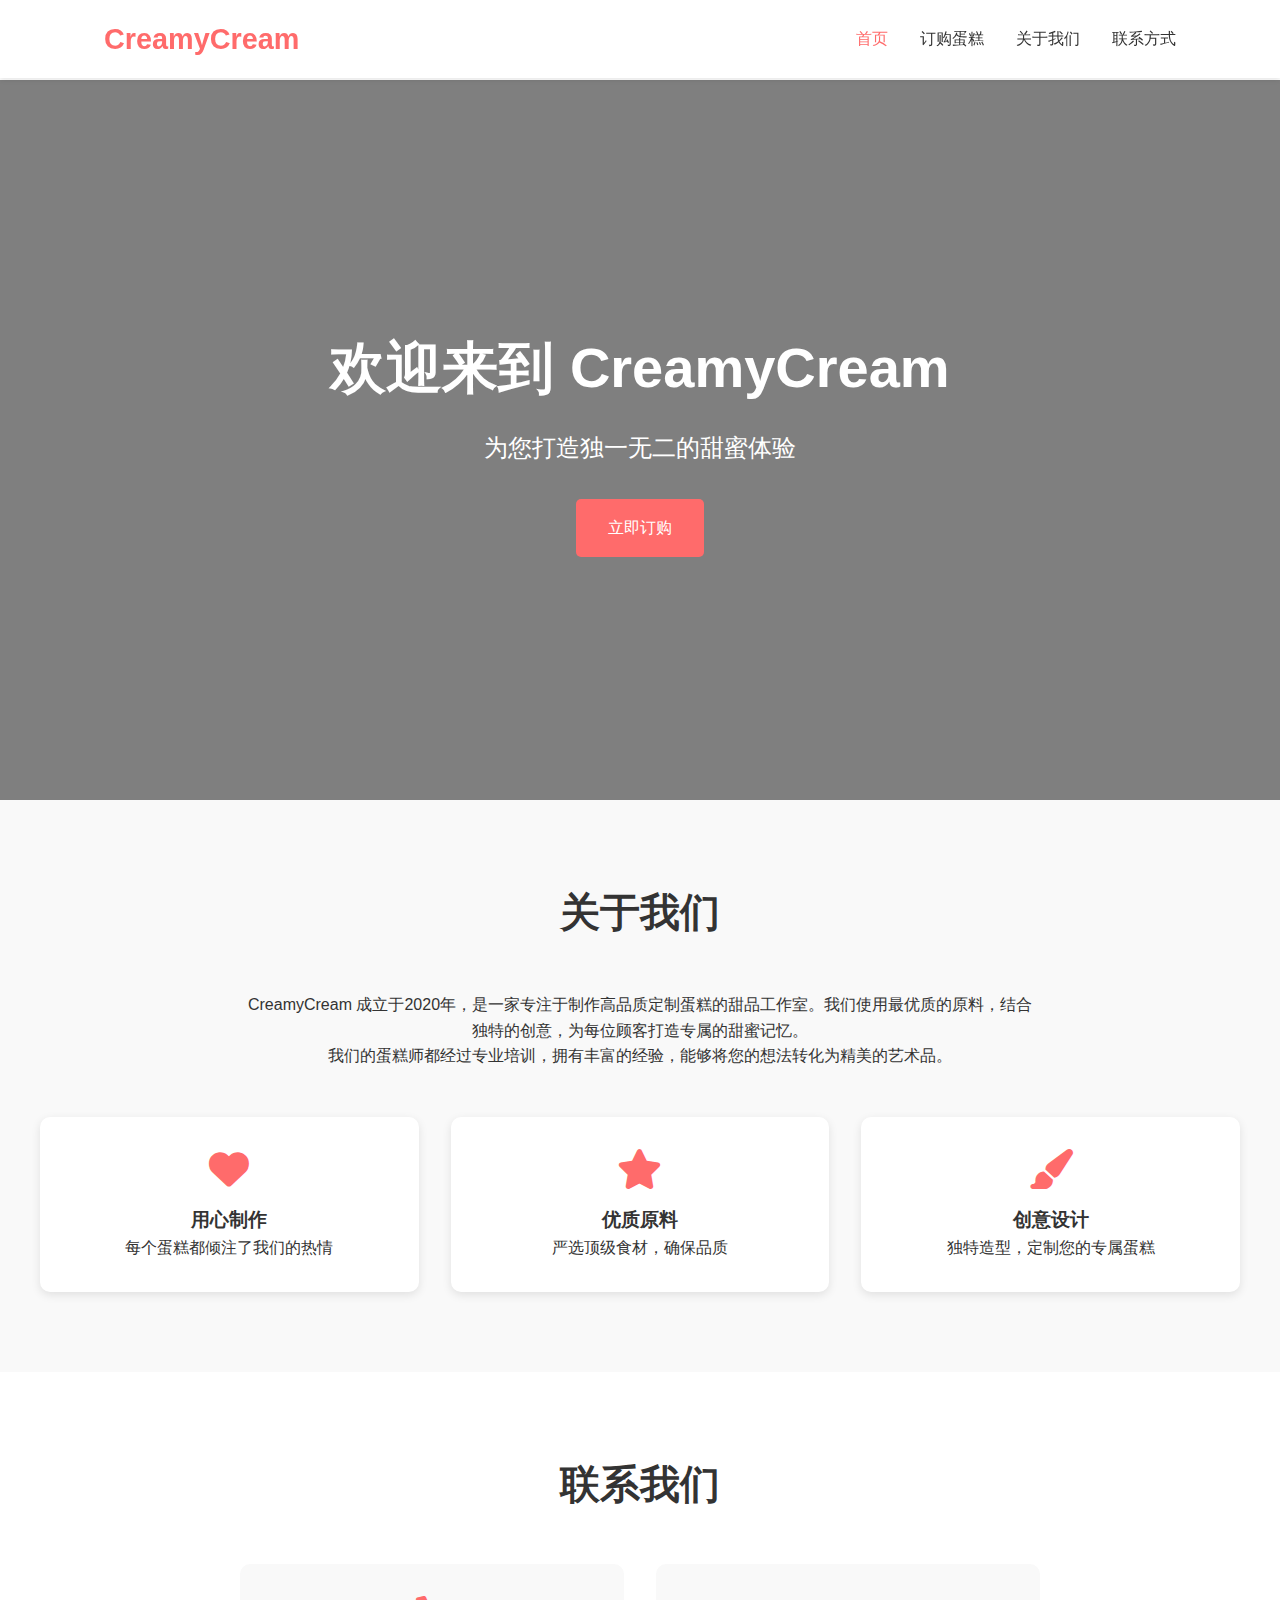
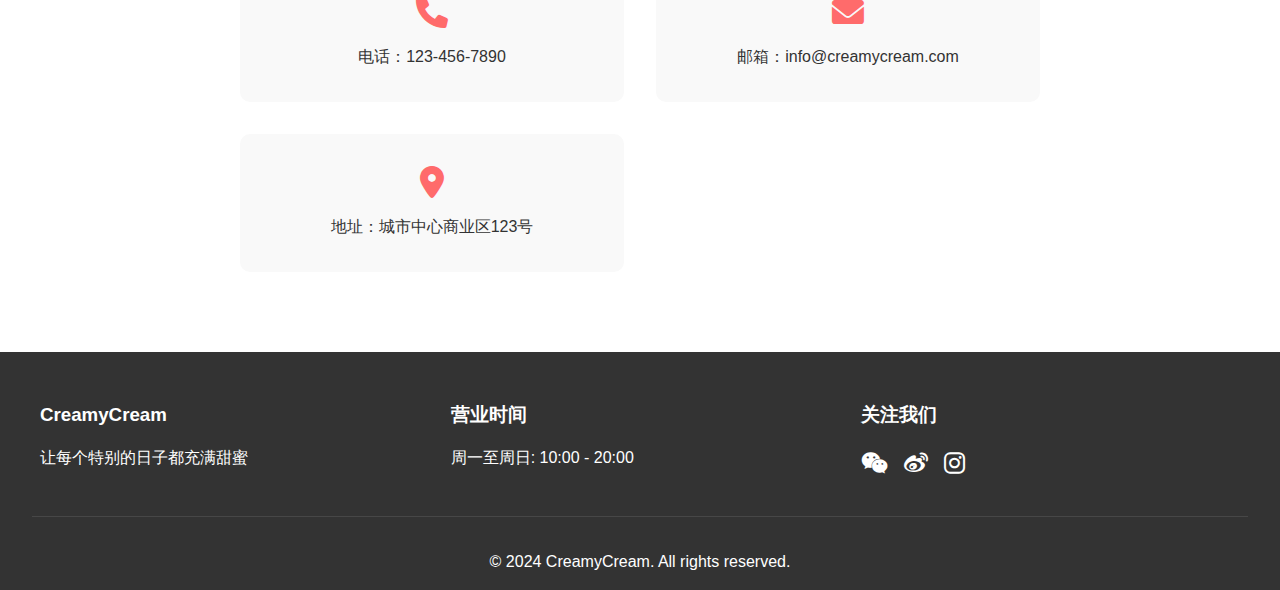
<file: index.html>
<!DOCTYPE html>
<html lang="zh">
<head>
    <meta charset="UTF-8">
    <meta name="viewport" content="width=device-width, initial-scale=1.0">
    <title>CreamyCream - 精致蛋糕定制</title>
    <link rel="stylesheet" href="styles.css">
    <link rel="stylesheet" href="https://cdnjs.cloudflare.com/ajax/libs/font-awesome/6.0.0/css/all.min.css">
</head>
<body>
    <header>
        <nav>
            <div class="logo">CreamyCream</div>
            <ul class="nav-links">
                <li><a href="index.html" class="active">首页</a></li>
                <li><a href="order.html">订购蛋糕</a></li>
                <li><a href="#about">关于我们</a></li>
                <li><a href="#contact">联系方式</a></li>
            </ul>
        </nav>
    </header>

    <main>
        <section class="hero">
            <div class="hero-content">
                <h1>欢迎来到 CreamyCream</h1>
                <p>为您打造独一无二的甜蜜体验</p>
                <a href="order.html" class="cta-button">立即订购</a>
            </div>
        </section>

        <section id="about" class="about">
            <h2>关于我们</h2>
            <div class="about-content">
                <div class="about-text">
                    <p>CreamyCream 成立于2020年，是一家专注于制作高品质定制蛋糕的甜品工作室。我们使用最优质的原料，结合独特的创意，为每位顾客打造专属的甜蜜记忆。</p>
                    <p>我们的蛋糕师都经过专业培训，拥有丰富的经验，能够将您的想法转化为精美的艺术品。</p>
                </div>
                <div class="about-features">
                    <div class="feature">
                        <i class="fas fa-heart"></i>
                        <h3>用心制作</h3>
                        <p>每个蛋糕都倾注了我们的热情</p>
                    </div>
                    <div class="feature">
                        <i class="fas fa-star"></i>
                        <h3>优质原料</h3>
                        <p>严选顶级食材，确保品质</p>
                    </div>
                    <div class="feature">
                        <i class="fas fa-paint-brush"></i>
                        <h3>创意设计</h3>
                        <p>独特造型，定制您的专属蛋糕</p>
                    </div>
                </div>
            </div>
        </section>

        <section id="contact" class="contact">
            <h2>联系我们</h2>
            <div class="contact-content">
                <div class="contact-info">
                    <div class="info-item">
                        <i class="fas fa-phone"></i>
                        <p>电话：123-456-7890</p>
                    </div>
                    <div class="info-item">
                        <i class="fas fa-envelope"></i>
                        <p>邮箱：info@creamycream.com</p>
                    </div>
                    <div class="info-item">
                        <i class="fas fa-map-marker-alt"></i>
                        <p>地址：城市中心商业区123号</p>
                    </div>
                </div>
            </div>
        </section>
    </main>

    <footer>
        <div class="footer-content">
            <div class="footer-section">
                <h3>CreamyCream</h3>
                <p>让每个特别的日子都充满甜蜜</p>
            </div>
            <div class="footer-section">
                <h3>营业时间</h3>
                <p>周一至周日: 10:00 - 20:00</p>
            </div>
            <div class="footer-section">
                <h3>关注我们</h3>
                <div class="social-links">
                    <a href="#"><i class="fab fa-weixin"></i></a>
                    <a href="#"><i class="fab fa-weibo"></i></a>
                    <a href="#"><i class="fab fa-instagram"></i></a>
                </div>
            </div>
        </div>
        <div class="footer-bottom">
            <p>&copy; 2024 CreamyCream. All rights reserved.</p>
        </div>
    </footer>

    <script src="script.js"></script>
</body>
</html>
</file>
<file: styles.css>
/* 全局样式 */
* {
    margin: 0;
    padding: 0;
    box-sizing: border-box;
}

body {
    font-family: 'Arial', sans-serif;
    line-height: 1.6;
    color: #333;
}

/* 导航栏样式 */
header {
    background-color: #fff;
    box-shadow: 0 2px 5px rgba(0,0,0,0.1);
    position: fixed;
    width: 100%;
    top: 0;
    z-index: 1000;
}

nav {
    display: flex;
    justify-content: space-between;
    align-items: center;
    padding: 1rem 5%;
    max-width: 1200px;
    margin: 0 auto;
}

.logo {
    font-size: 1.8rem;
    font-weight: bold;
    color: #ff6b6b;
}

.nav-links {
    display: flex;
    list-style: none;
}

.nav-links li {
    margin-left: 2rem;
}

.nav-links a {
    text-decoration: none;
    color: #333;
    font-weight: 500;
    transition: color 0.3s ease;
}

.nav-links a:hover,
.nav-links a.active {
    color: #ff6b6b;
}

/* 主要内容区域 */
main {
    margin-top: 80px;
}

/* 英雄区域样式 */
.hero {
    background: linear-gradient(rgba(0,0,0,0.5), rgba(0,0,0,0.5)), url('https://images.unsplash.com/photo-1578985545062-69928b1d9587?ixlib=rb-1.2.1&auto=format&fit=crop&w=1350&q=80');
    background-size: cover;
    background-position: center;
    height: 80vh;
    display: flex;
    align-items: center;
    justify-content: center;
    text-align: center;
    color: white;
}

.hero-content {
    max-width: 800px;
    padding: 2rem;
}

.hero h1 {
    font-size: 3.5rem;
    margin-bottom: 1rem;
}

.hero p {
    font-size: 1.5rem;
    margin-bottom: 2rem;
}

.cta-button {
    display: inline-block;
    padding: 1rem 2rem;
    background-color: #ff6b6b;
    color: white;
    text-decoration: none;
    border-radius: 5px;
    transition: background-color 0.3s ease;
}

.cta-button:hover {
    background-color: #ff5252;
}

/* 关于我们部分 */
.about {
    padding: 5rem 2rem;
    background-color: #f9f9f9;
}

.about h2 {
    text-align: center;
    margin-bottom: 3rem;
    font-size: 2.5rem;
}

.about-content {
    max-width: 1200px;
    margin: 0 auto;
}

.about-text {
    text-align: center;
    max-width: 800px;
    margin: 0 auto 3rem;
}

.about-features {
    display: grid;
    grid-template-columns: repeat(auto-fit, minmax(250px, 1fr));
    gap: 2rem;
    text-align: center;
}

.feature {
    padding: 2rem;
    background-color: white;
    border-radius: 10px;
    box-shadow: 0 3px 10px rgba(0,0,0,0.1);
}

.feature i {
    font-size: 2.5rem;
    color: #ff6b6b;
    margin-bottom: 1rem;
}

/* 联系部分 */
.contact {
    padding: 5rem 2rem;
}

.contact h2 {
    text-align: center;
    margin-bottom: 3rem;
    font-size: 2.5rem;
}

.contact-content {
    max-width: 800px;
    margin: 0 auto;
}

.contact-info {
    display: grid;
    grid-template-columns: repeat(auto-fit, minmax(250px, 1fr));
    gap: 2rem;
}

.info-item {
    text-align: center;
    padding: 2rem;
    background-color: #f9f9f9;
    border-radius: 10px;
}

.info-item i {
    font-size: 2rem;
    color: #ff6b6b;
    margin-bottom: 1rem;
}

/* 订购表单样式 */
.order-section {
    padding: 5rem 2rem;
    max-width: 800px;
    margin: 0 auto;
}

.order-section h1 {
    text-align: center;
    margin-bottom: 3rem;
    font-size: 2.5rem;
}

.order-form {
    background-color: white;
    padding: 2rem;
    border-radius: 10px;
    box-shadow: 0 3px 10px rgba(0,0,0,0.1);
}

.form-group {
    margin-bottom: 1.5rem;
}

.form-group label {
    display: block;
    margin-bottom: 0.5rem;
    font-weight: 500;
}

.form-group input,
.form-group select,
.form-group textarea {
    width: 100%;
    padding: 0.8rem;
    border: 1px solid #ddd;
    border-radius: 5px;
    font-size: 1rem;
}

.form-group textarea {
    resize: vertical;
}

.submit-button {
    display: block;
    width: 100%;
    padding: 1rem;
    background-color: #ff6b6b;
    color: white;
    border: none;
    border-radius: 5px;
    font-size: 1.1rem;
    cursor: pointer;
    transition: background-color 0.3s ease;
}

.submit-button:hover {
    background-color: #ff5252;
}

/* 页脚样式 */
footer {
    background-color: #333;
    color: white;
    padding: 3rem 2rem 1rem;
}

.footer-content {
    max-width: 1200px;
    margin: 0 auto;
    display: grid;
    grid-template-columns: repeat(auto-fit, minmax(250px, 1fr));
    gap: 2rem;
}

.footer-section h3 {
    margin-bottom: 1rem;
}

.social-links {
    display: flex;
    gap: 1rem;
}

.social-links a {
    color: white;
    font-size: 1.5rem;
    transition: color 0.3s ease;
}

.social-links a:hover {
    color: #ff6b6b;
}

.footer-bottom {
    text-align: center;
    margin-top: 2rem;
    padding-top: 2rem;
    border-top: 1px solid rgba(255,255,255,0.1);
}

/* 响应式设计 */
@media (max-width: 768px) {
    .nav-links {
        display: none;
    }
    
    .hero h1 {
        font-size: 2.5rem;
    }
    
    .hero p {
        font-size: 1.2rem;
    }
    
    .about-features {
        grid-template-columns: 1fr;
    }
    
    .contact-info {
        grid-template-columns: 1fr;
    }
}

/* 套餐卡片样式 */
.package-container {
    display: grid;
    grid-template-columns: repeat(auto-fit, minmax(280px, 1fr));
    gap: 2rem;
    margin-bottom: 3rem;
}

.package-card {
    background: white;
    border-radius: 10px;
    box-shadow: 0 3px 10px rgba(0,0,0,0.1);
    overflow: hidden;
    transition: transform 0.3s ease;
}

.package-card:hover {
    transform: translateY(-5px);
}

.package-image {
    width: 100%;
    height: 200px;
    overflow: hidden;
}

.package-image img {
    width: 100%;
    height: 100%;
    object-fit: cover;
}

.package-content {
    padding: 1.5rem;
}

.package-content h3 {
    margin-bottom: 0.5rem;
    color: #333;
}

.package-description {
    color: #666;
    margin-bottom: 1rem;
    font-size: 0.9rem;
}

.package-price {
    color: #ff6b6b;
    font-size: 1.5rem;
    font-weight: bold;
    margin-bottom: 1rem;
}

.select-package {
    width: 100%;
    padding: 0.8rem;
    background-color: #ff6b6b;
    color: white;
    border: none;
    border-radius: 5px;
    cursor: pointer;
    transition: background-color 0.3s ease;
}

.select-package:hover {
    background-color: #ff5252;
}

/* 响应式调整 */
@media (max-width: 768px) {
    .package-container {
        grid-template-columns: 1fr;
    }
}
</file>
